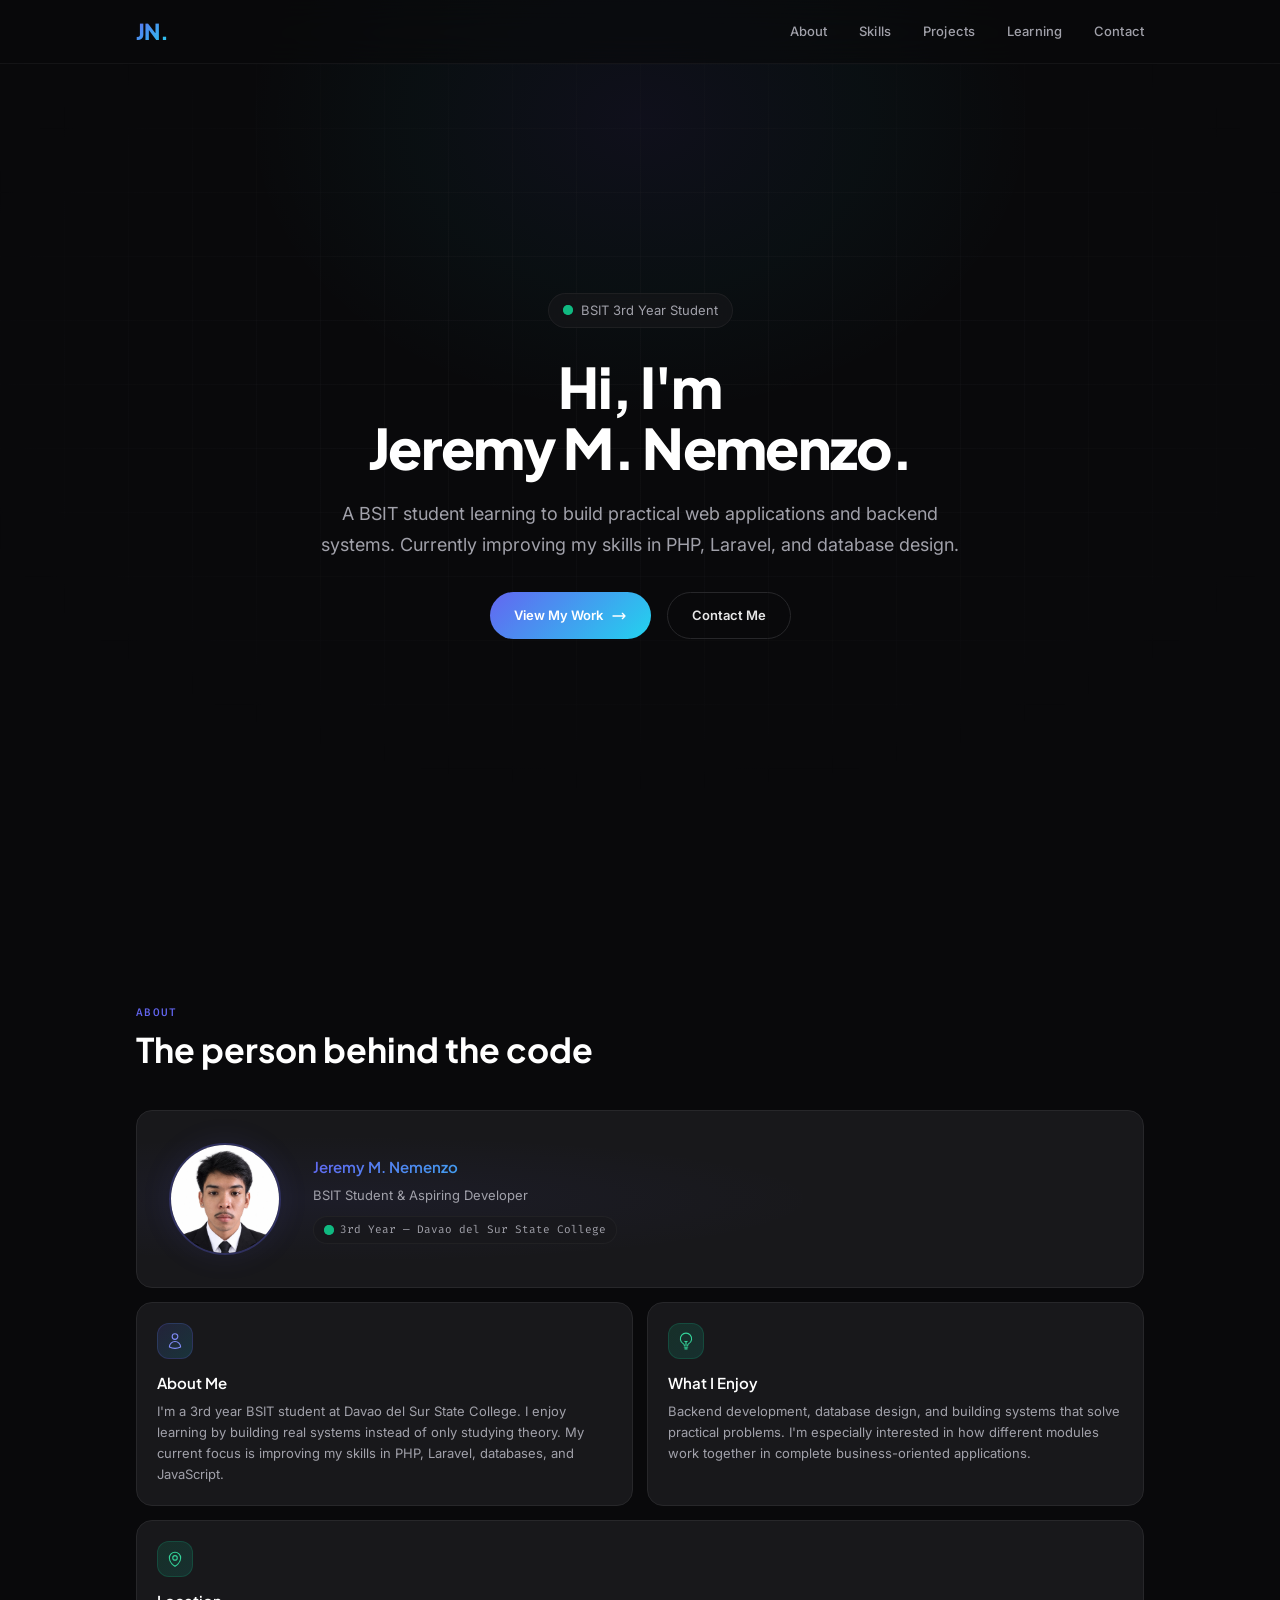
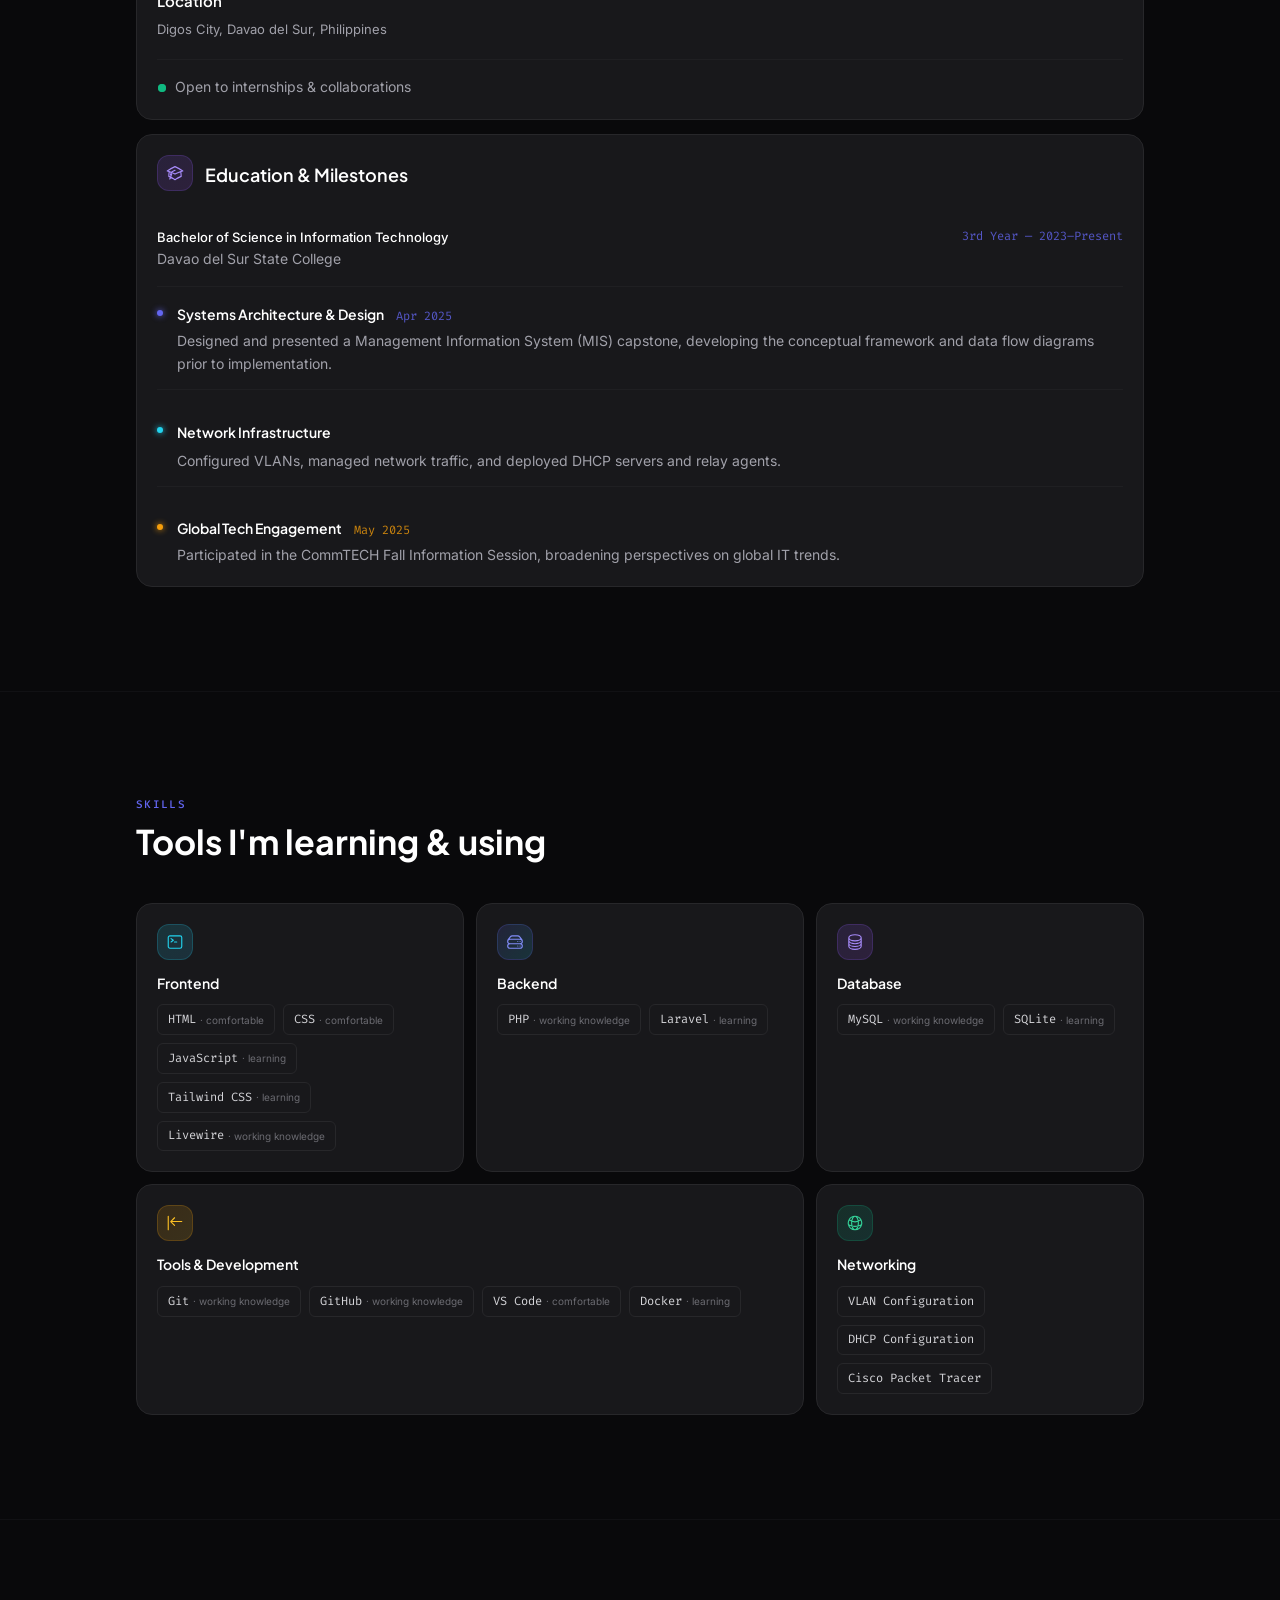
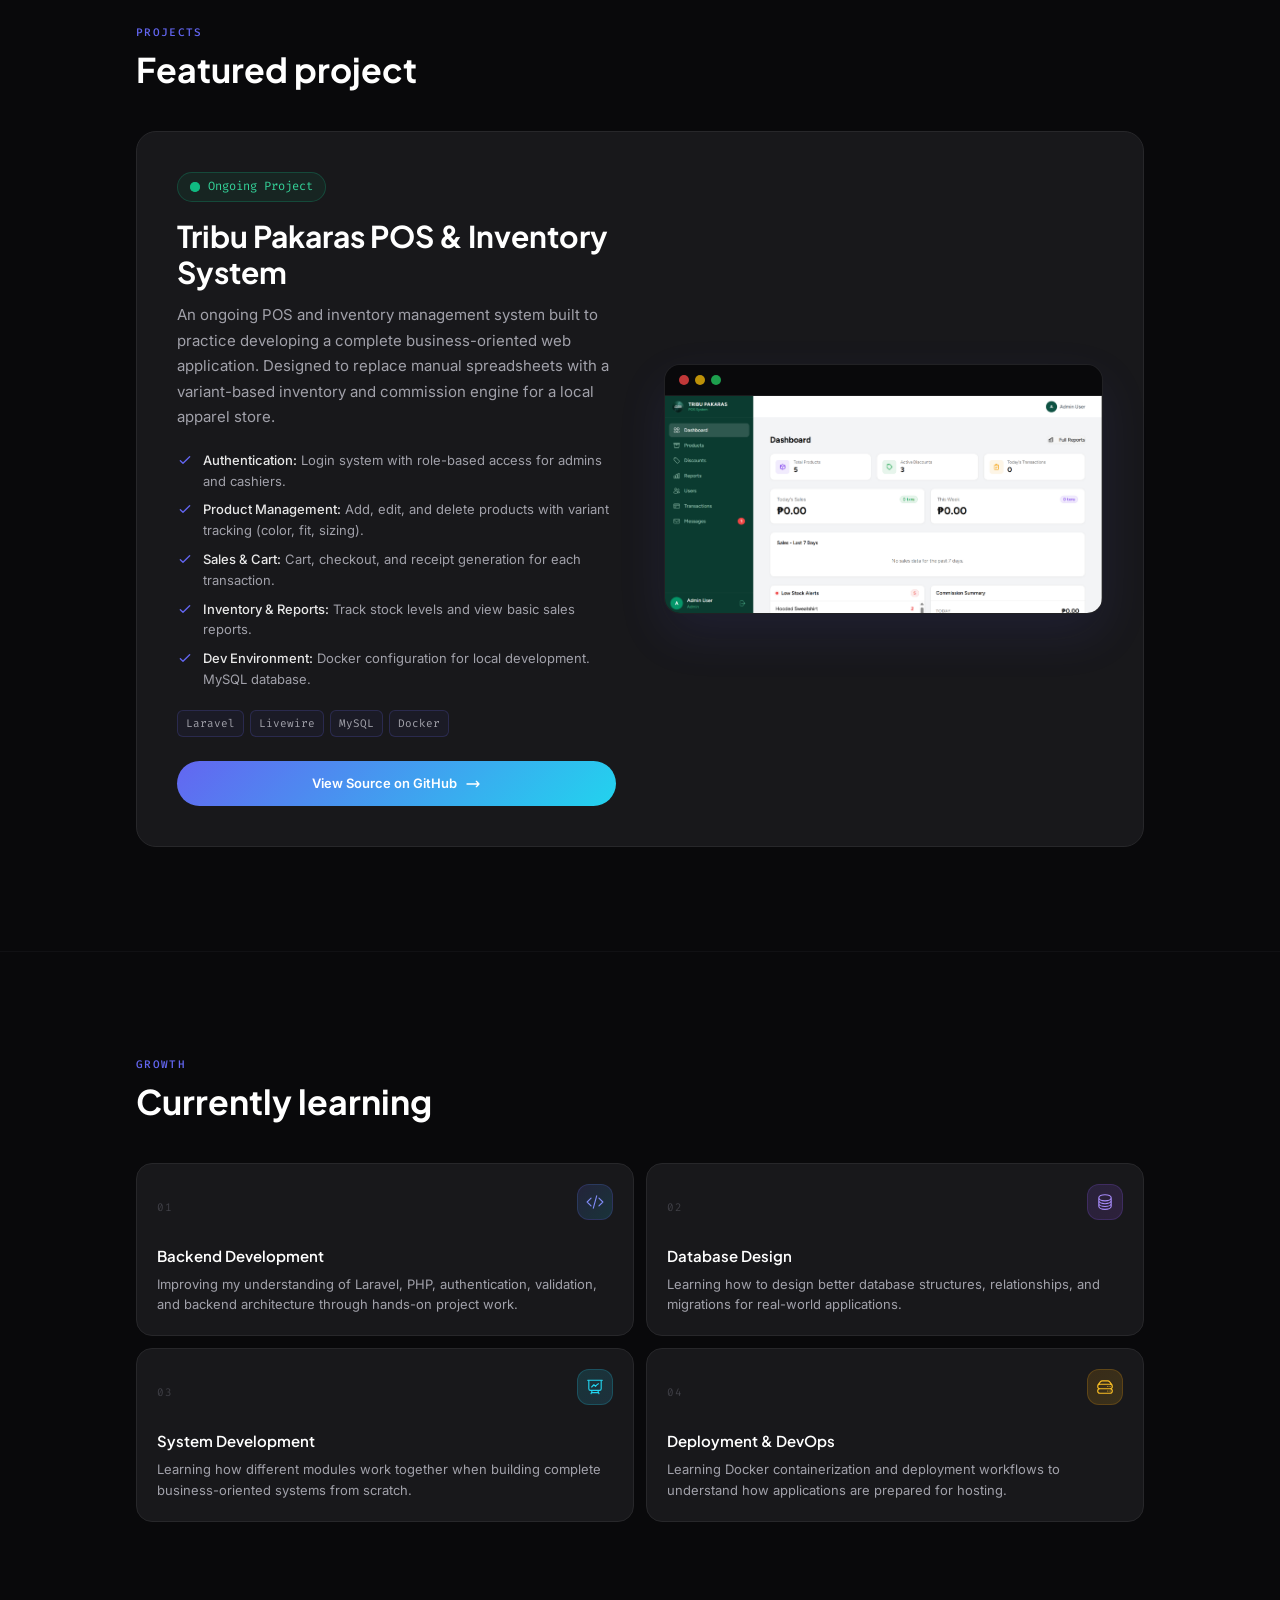
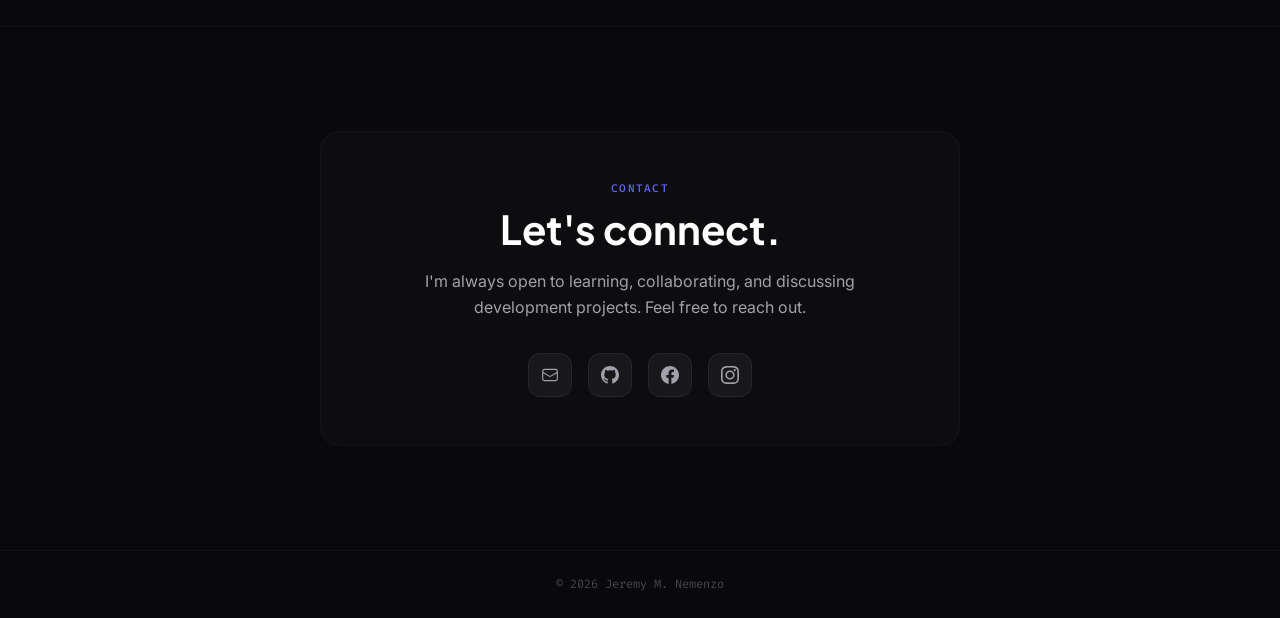
<file: index.html>
<!DOCTYPE html>
<html lang="en">
<head>
  <meta charset="UTF-8" />
  <meta name="viewport" content="width=device-width, initial-scale=1.0" />
  <title>Jeremy M. Nemenzo — Backend & Web Developer</title>
  <meta name="description" content="Portfolio of Jeremy M. Nemenzo — BSIT student learning to build web applications and backend systems." />
  <link rel="icon" href="data:image/svg+xml,<svg xmlns='http://www.w3.org/2000/svg' viewBox='0 0 100 100'><text y='.9em' font-size='90'>⚡</text></svg>" />

  <link rel="preconnect" href="https://fonts.googleapis.com" />
  <link rel="preconnect" href="https://fonts.gstatic.com" crossorigin />
  <link href="https://fonts.googleapis.com/css2?family=Fira+Code:wght@400;500&family=Inter:wght@400;500;600&family=Plus+Jakarta+Sans:wght@500;600;700;800&display=swap" rel="stylesheet" />

  <link rel="stylesheet" href="style.css" />
</head>
<body>

  <!-- ============================== NAVBAR ============================== -->
  <nav class="navbar" id="navbar">
    <div class="navbar-inner">
      <a href="#hero" class="navbar-logo gradient-text">JN.</a>

      <div class="navbar-links">
        <a href="#about" class="nav-link">About</a>
        <a href="#skills" class="nav-link">Skills</a>
        <a href="#projects" class="nav-link">Projects</a>
        <a href="#learning" class="nav-link">Learning</a>
        <a href="#contact" class="nav-link">Contact</a>
      </div>

      <button class="menu-toggle" id="menu-toggle" aria-label="Toggle menu" aria-expanded="false">
        <span class="menu-bar"></span>
        <span class="menu-bar"></span>
        <span class="menu-bar"></span>
      </button>
    </div>

    <div class="mobile-menu" id="mobile-menu">
      <div class="mobile-menu-links">
        <a href="#about" class="mobile-link">About</a>
        <a href="#skills" class="mobile-link">Skills</a>
        <a href="#projects" class="mobile-link">Projects</a>
        <a href="#learning" class="mobile-link">Learning</a>
        <a href="#contact" class="mobile-link">Contact</a>
      </div>
    </div>
  </nav>

  <main>
    <!-- ============================== HERO ============================== -->
    <section class="hero" id="hero">
      <div class="hero-glow" aria-hidden="true"></div>
      <div class="hero-grid" aria-hidden="true"></div>

      <div class="hero-content">
        <div class="reveal hero-badge">
          <span class="hero-badge-dot"></span>
          <span>BSIT 3rd Year Student</span>
        </div>

        <h1 class="reveal hero-title">
          Hi, I'm<br />Jeremy M. Nemenzo.
        </h1>

        <p class="reveal hero-subtitle">
          A BSIT student learning to build practical web applications and backend systems. Currently improving my skills in PHP, Laravel, and database design.
        </p>

        <div class="reveal hero-actions">
          <a href="#projects" class="btn-primary">
            View My Work
            <svg width="16" height="16" fill="none" viewBox="0 0 24 24" stroke="currentColor" stroke-width="2"><path stroke-linecap="round" stroke-linejoin="round" d="M17 8l4 4m0 0l-4 4m4-4H3"/></svg>
          </a>
          <a href="#contact" class="btn-secondary">Contact Me</a>
        </div>
      </div>
    </section>

    <!-- ============================== ABOUT ============================== -->
    <section class="section" id="about">
      <div class="container">
        <p class="reveal section-label">About</p>
        <h2 class="reveal section-title">The person behind the code</h2>

        <div class="bento-grid">
          <!-- Profile Card -->
          <div class="bento-card bento-wide reveal profile-card">
            <div class="profile-card-bg" aria-hidden="true"></div>
            <div class="profile-card-inner">
              <div class="profile-avatar">
                <img src="assets/profile.png.jpg" alt="Jeremy M. Nemenzo" class="profile-img" draggable="false" />
              </div>
              <div class="profile-info">
                <h3 class="gradient-text">Jeremy M. Nemenzo</h3>
                <p class="profile-role">BSIT Student &amp; Aspiring Developer</p>
                <div class="profile-badge">
                  <span class="hero-badge-dot"></span>
                  <span>3rd Year — Davao del Sur State College</span>
                </div>
              </div>
            </div>
          </div>

          <!-- About Me Card -->
          <div class="bento-card reveal">
            <div class="bento-icon indigo">
              <svg fill="none" viewBox="0 0 24 24" stroke="currentColor" stroke-width="1.5"><path stroke-linecap="round" stroke-linejoin="round" d="M15.75 6a3.75 3.75 0 11-7.5 0 3.75 3.75 0 017.5 0zM4.501 20.118a7.5 7.5 0 0114.998 0A17.933 17.933 0 0112 21.75c-2.676 0-5.216-.584-7.499-1.632z"/></svg>
            </div>
            <h3>About Me</h3>
            <p>I'm a 3rd year BSIT student at Davao del Sur State College. I enjoy learning by building real systems instead of only studying theory. My current focus is improving my skills in PHP, Laravel, databases, and JavaScript.</p>
          </div>

          <!-- Focus Card -->
          <div class="bento-card reveal">
            <div class="bento-icon emerald">
              <svg fill="none" viewBox="0 0 24 24" stroke="currentColor" stroke-width="1.5"><path stroke-linecap="round" stroke-linejoin="round" d="M12 18v-5.25m0 0a6.01 6.01 0 001.5-.189m-1.5.189a6.01 6.01 0 01-1.5-.189m3.75 7.478a12.06 12.06 0 01-4.5 0m3.75 2.383a14.406 14.406 0 01-3 0M14.25 18v-.192c0-.983.658-1.823 1.508-2.316a7.5 7.5 0 10-7.517 0c.85.493 1.509 1.333 1.509 2.316V18"/></svg>
            </div>
            <h3>What I Enjoy</h3>
            <p>Backend development, database design, and building systems that solve practical problems. I'm especially interested in how different modules work together in complete business-oriented applications.</p>
          </div>

          <!-- Location Card -->
          <div class="bento-card bento-wide reveal" style="display: flex; flex-direction: column; justify-content: space-between;">
            <div>
              <div class="bento-icon emerald">
                <svg fill="none" viewBox="0 0 24 24" stroke="currentColor" stroke-width="1.5"><path stroke-linecap="round" stroke-linejoin="round" d="M15 10.5a3 3 0 11-6 0 3 3 0 016 0z" /><path stroke-linecap="round" stroke-linejoin="round" d="M19.5 10.5c0 7.142-7.5 11.25-7.5 11.25S4.5 17.642 4.5 10.5a7.5 7.5 0 1115 0z" /></svg>
              </div>
              <h3>Location</h3>
              <p>Digos City, Davao del Sur, Philippines</p>
            </div>
            <div style="margin-top: 1.25rem; padding-top: 1rem; border-top: 1px solid rgba(39, 39, 42, 0.5);">
              <div style="display: flex; align-items: center; gap: 0.5rem;">
                <span class="hero-badge-dot" style="transform: scale(0.8);"></span>
                <span style="font-size: 0.875rem; color: var(--color-muted);">Open to internships &amp; collaborations</span>
              </div>
            </div>
          </div>

          <!-- Education Card -->
          <div class="bento-card bento-wide reveal">
            <div style="display: flex; align-items: center; gap: 0.75rem; margin-bottom: 1.5rem;">
              <div class="bento-icon violet">
                <svg fill="none" viewBox="0 0 24 24" stroke="currentColor" stroke-width="1.5"><path stroke-linecap="round" stroke-linejoin="round" d="M4.26 10.147a60.436 60.436 0 00-.491 6.347A48.627 48.627 0 0112 20.904a48.627 48.627 0 018.232-4.41 60.46 60.46 0 00-.491-6.347m-15.482 0a50.57 50.57 0 00-2.658-.813A59.905 59.905 0 0112 3.493a59.902 59.902 0 0110.399 5.84c-.896.248-1.783.52-2.658.814m-15.482 0A50.697 50.697 0 0112 13.489a50.702 50.702 0 017.74-3.342M6.75 15a.75.75 0 100-1.5.75.75 0 000 1.5zm0 0v-3.675A55.378 55.378 0 0112 8.443m-7.007 11.55A5.981 5.981 0 006.75 15.75v-1.5"/></svg>
              </div>
              <h3 style="font-size: 1.125rem;">Education &amp; Milestones</h3>
            </div>

            <div style="display: flex; flex-direction: column; gap: 1rem;">
              <div style="display: flex; justify-content: space-between; align-items: flex-start; flex-wrap: wrap; gap: 0.5rem;">
                <div>
                  <p style="color: var(--color-white); font-weight: 500;">Bachelor of Science in Information Technology</p>
                  <p style="color: var(--color-muted); font-size: 0.875rem;">Davao del Sur State College</p>
                </div>
                <span class="font-code" style="font-size: 0.75rem; color: var(--color-indigo); opacity: 0.8;">3rd Year — 2023–Present</span>
              </div>

              <div class="milestone-item" style="border-top: 1px solid rgba(39, 39, 42, 0.5); padding-top: 1rem;">
                <div class="milestone-marker" style="background: #6366f1; color: #6366f1;"></div>
                <div>
                  <div style="display: flex; flex-wrap: wrap; align-items: baseline; gap: 0.75rem; margin-bottom: 0.25rem;">
                    <span style="font-family: var(--font-heading); font-weight: 600; font-size: 0.875rem; color: var(--color-white);">Systems Architecture &amp; Design</span>
                    <span class="font-code" style="font-size: 0.75rem; color: var(--color-indigo); opacity: 0.8;">Apr 2025</span>
                  </div>
                  <p style="font-size: 0.875rem; color: var(--color-muted); line-height: 1.6;">Designed and presented a Management Information System (MIS) capstone, developing the conceptual framework and data flow diagrams prior to implementation.</p>
                </div>
              </div>

              <div class="milestone-item">
                <div class="milestone-marker" style="background: #22d3ee; color: #22d3ee;"></div>
                <div>
                  <span style="font-family: var(--font-heading); font-weight: 600; font-size: 0.875rem; color: var(--color-white);">Network Infrastructure</span>
                  <p style="font-size: 0.875rem; color: var(--color-muted); line-height: 1.6; margin-top: 0.25rem;">Configured VLANs, managed network traffic, and deployed DHCP servers and relay agents.</p>
                </div>
              </div>

              <div class="milestone-item" style="border-bottom: none; padding-bottom: 0;">
                <div class="milestone-marker" style="background: #f59e0b; color: #f59e0b;"></div>
                <div>
                  <div style="display: flex; flex-wrap: wrap; align-items: baseline; gap: 0.75rem; margin-bottom: 0.25rem;">
                    <span style="font-family: var(--font-heading); font-weight: 600; font-size: 0.875rem; color: var(--color-white);">Global Tech Engagement</span>
                    <span class="font-code" style="font-size: 0.75rem; color: var(--color-amber, #f59e0b); opacity: 0.8;">May 2025</span>
                  </div>
                  <p style="font-size: 0.875rem; color: var(--color-muted); line-height: 1.6;">Participated in the CommTECH Fall Information Session, broadening perspectives on global IT trends.</p>
                </div>
              </div>
            </div>
          </div>
        </div>
      </div>
    </section>

    <!-- ============================== SKILLS ============================== -->
    <section class="section" id="skills">
      <div class="container">
        <p class="reveal section-label">Skills</p>
        <h2 class="reveal section-title">Tools I'm learning &amp; using</h2>

        <div class="skills-grid">
          <!-- Frontend -->
          <div class="skill-category reveal">
            <div class="bento-icon cyan">
              <svg fill="none" viewBox="0 0 24 24" stroke="currentColor" stroke-width="1.5"><path stroke-linecap="round" stroke-linejoin="round" d="M6.75 7.5l3 2.25-3 2.25m4.5 0h3m-9 8.25h13.5A2.25 2.25 0 0021 18V6a2.25 2.25 0 00-2.25-2.25H5.25A2.25 2.25 0 003 6v12a2.25 2.25 0 002.25 2.25z"/></svg>
            </div>
            <h3>Frontend</h3>
            <div class="skill-list">
              <span class="skill-chip">HTML <span class="level">· comfortable</span></span>
              <span class="skill-chip">CSS <span class="level">· comfortable</span></span>
              <span class="skill-chip">JavaScript <span class="level">· learning</span></span>
              <span class="skill-chip">Tailwind CSS <span class="level">· learning</span></span>
              <span class="skill-chip">Livewire <span class="level">· working knowledge</span></span>
            </div>
          </div>

          <!-- Backend -->
          <div class="skill-category reveal">
            <div class="bento-icon indigo">
              <svg fill="none" viewBox="0 0 24 24" stroke="currentColor" stroke-width="1.5"><path stroke-linecap="round" stroke-linejoin="round" d="M5.25 14.25h13.5m-13.5 0a3 3 0 01-3-3m3 3a3 3 0 100 6h13.5a3 3 0 100-6m-16.5-3a3 3 0 013-3h13.5a3 3 0 013 3m-19.5 0a4.5 4.5 0 01.9-2.7L5.737 5.1a3.375 3.375 0 012.7-1.35h7.126c1.062 0 2.062.5 2.7 1.35l2.587 3.45a4.5 4.5 0 01.9 2.7m0 0a3 3 0 01-3 3m0 3h.008v.008h-.008v-.008zm0-6h.008v.008h-.008v-.008zm-3 6h.008v.008h-.008v-.008zm0-6h.008v.008h-.008v-.008z"/></svg>
            </div>
            <h3>Backend</h3>
            <div class="skill-list">
              <span class="skill-chip">PHP <span class="level">· working knowledge</span></span>
              <span class="skill-chip">Laravel <span class="level">· learning</span></span>
            </div>
          </div>

          <!-- Database -->
          <div class="skill-category reveal">
            <div class="bento-icon violet">
              <svg fill="none" viewBox="0 0 24 24" stroke="currentColor" stroke-width="1.5"><path stroke-linecap="round" stroke-linejoin="round" d="M20.25 6.375c0 2.278-3.694 4.125-8.25 4.125S3.75 8.653 3.75 6.375m16.5 0c0-2.278-3.694-4.125-8.25-4.125S3.75 4.097 3.75 6.375m16.5 0v11.25c0 2.278-3.694 4.125-8.25 4.125s-8.25-1.847-8.25-4.125V6.375m16.5 0v3.75m-16.5-3.75v3.75m16.5 0v3.75C20.25 16.153 16.556 18 12 18s-8.25-1.847-8.25-4.125v-3.75m16.5 0c0 2.278-3.694 4.125-8.25 4.125s-8.25-1.847-8.25-4.125"/></svg>
            </div>
            <h3>Database</h3>
            <div class="skill-list">
              <span class="skill-chip">MySQL <span class="level">· working knowledge</span></span>
              <span class="skill-chip">SQLite <span class="level">· learning</span></span>
            </div>
          </div>

          <!-- Tools -->
          <div class="skill-category skill-wide reveal">
            <div class="bento-icon amber">
              <svg fill="none" viewBox="0 0 24 24" stroke="currentColor" stroke-width="1.5"><path stroke-linecap="round" stroke-linejoin="round" d="M11.42 15.17l-5.1-5.1m0 0L11.42 4.97m-5.1 5.1H21M3 3v18"/></svg>
            </div>
            <h3>Tools &amp; Development</h3>
            <div class="skill-list">
              <span class="skill-chip">Git <span class="level">· working knowledge</span></span>
              <span class="skill-chip">GitHub <span class="level">· working knowledge</span></span>
              <span class="skill-chip">VS Code <span class="level">· comfortable</span></span>
              <span class="skill-chip">Docker <span class="level">· learning</span></span>
            </div>
          </div>

          <!-- Networking -->
          <div class="skill-category reveal">
            <div class="bento-icon emerald">
              <svg fill="none" viewBox="0 0 24 24" stroke="currentColor" stroke-width="1.5"><path stroke-linecap="round" stroke-linejoin="round" d="M12 21a9.004 9.004 0 008.716-6.747M12 21a9.004 9.004 0 01-8.716-6.747M12 21c2.485 0 4.5-4.03 4.5-9S14.485 3 12 3m0 18c-2.485 0-4.5-4.03-4.5-9S9.515 3 12 3m0 0a8.997 8.997 0 017.843 4.582M12 3a8.997 8.997 0 00-7.843 4.582m15.686 0A11.953 11.953 0 0112 10.5c-2.998 0-5.74-1.1-7.843-2.918m15.686 0A8.959 8.959 0 0121 12c0 .778-.099 1.533-.284 2.253m0 0A17.919 17.919 0 0112 16.5c-3.162 0-6.133-.815-8.716-2.247m0 0A9.015 9.015 0 013 12c0-1.605.42-3.113 1.157-4.418"/></svg>
            </div>
            <h3>Networking</h3>
            <div class="skill-list">
              <span class="skill-chip">VLAN Configuration</span>
              <span class="skill-chip">DHCP Configuration</span>
              <span class="skill-chip">Cisco Packet Tracer</span>
            </div>
          </div>
        </div>
      </div>
    </section>

    <!-- ============================== PROJECTS ============================== -->
    <section class="section" id="projects">
      <div class="container">
        <p class="reveal section-label">Projects</p>
        <h2 class="reveal section-title">Featured project</h2>

        <div class="reveal project-card">
          <div class="project-grid">
            <!-- Left — Content -->
            <div class="project-info">
              <div class="project-badge">
                <span class="hero-badge-dot"></span>
                <span>Ongoing Project</span>
              </div>
              <h3 class="project-title">Tribu Pakaras POS &amp; Inventory System</h3>
              <p class="project-desc">
                An ongoing POS and inventory management system built to practice developing a complete business-oriented web application. Designed to replace manual spreadsheets with a variant-based inventory and commission engine for a local apparel store.
              </p>

              <div class="project-features">
                <div class="project-feature">
                  <svg fill="none" viewBox="0 0 24 24" stroke="currentColor" stroke-width="2"><path stroke-linecap="round" stroke-linejoin="round" d="M5 13l4 4L19 7"/></svg>
                  <span><strong>Authentication:</strong> Login system with role-based access for admins and cashiers.</span>
                </div>
                <div class="project-feature">
                  <svg fill="none" viewBox="0 0 24 24" stroke="currentColor" stroke-width="2"><path stroke-linecap="round" stroke-linejoin="round" d="M5 13l4 4L19 7"/></svg>
                  <span><strong>Product Management:</strong> Add, edit, and delete products with variant tracking (color, fit, sizing).</span>
                </div>
                <div class="project-feature">
                  <svg fill="none" viewBox="0 0 24 24" stroke="currentColor" stroke-width="2"><path stroke-linecap="round" stroke-linejoin="round" d="M5 13l4 4L19 7"/></svg>
                  <span><strong>Sales &amp; Cart:</strong> Cart, checkout, and receipt generation for each transaction.</span>
                </div>
                <div class="project-feature">
                  <svg fill="none" viewBox="0 0 24 24" stroke="currentColor" stroke-width="2"><path stroke-linecap="round" stroke-linejoin="round" d="M5 13l4 4L19 7"/></svg>
                  <span><strong>Inventory &amp; Reports:</strong> Track stock levels and view basic sales reports.</span>
                </div>
                <div class="project-feature">
                  <svg fill="none" viewBox="0 0 24 24" stroke="currentColor" stroke-width="2"><path stroke-linecap="round" stroke-linejoin="round" d="M5 13l4 4L19 7"/></svg>
                  <span><strong>Dev Environment:</strong> Docker configuration for local development. MySQL database.</span>
                </div>
              </div>

              <div class="project-tags">
                <span class="project-tag">Laravel</span>
                <span class="project-tag">Livewire</span>
                <span class="project-tag">MySQL</span>
                <span class="project-tag">Docker</span>
              </div>

              <a href="https://github.com/notjer00/pos-system" target="_blank" rel="noopener noreferrer" class="project-cta">
                View Source on GitHub
                <svg width="16" height="16" fill="none" viewBox="0 0 24 24" stroke="currentColor" stroke-width="2"><path stroke-linecap="round" stroke-linejoin="round" d="M17 8l4 4m0 0l-4 4m4-4H3"/></svg>
              </a>
            </div>

            <!-- Right — Browser Mockup -->
            <div style="display: flex; align-items: center; justify-content: center;">
              <div class="browser-mockup" style="width: 100%; box-shadow: 0 20px 50px rgba(99, 102, 241, 0.1);">
                <div class="browser-header">
                  <span class="browser-dot" style="background: rgba(239, 68, 68, 0.8);"></span>
                  <span class="browser-dot" style="background: rgba(234, 179, 8, 0.8);"></span>
                  <span class="browser-dot" style="background: rgba(34, 197, 94, 0.8);"></span>
                </div>
                <img src="assets/pos-mockup.png" alt="Tribu Pakaras POS Dashboard" style="width: 100%; height: auto; object-fit: cover;" />
              </div>
            </div>
          </div>
        </div>
      </div>
    </section>

    <!-- ============================== CURRENTLY LEARNING ============================== -->
    <section class="section" id="learning">
      <div class="container">
        <p class="reveal section-label">Growth</p>
        <h2 class="reveal section-title">Currently learning</h2>

        <div class="learning-grid">
          <!-- Backend Development -->
          <div class="learning-card reveal">
            <div class="learning-card-head">
              <span class="learning-num">01</span>
              <div class="bento-icon indigo">
                <svg fill="none" viewBox="0 0 24 24" stroke="currentColor" stroke-width="1.5"><path stroke-linecap="round" stroke-linejoin="round" d="M17.25 6.75L22.5 12l-5.25 5.25m-10.5 0L1.5 12l5.25-5.25m7.5-3l-4.5 16.5"/></svg>
              </div>
            </div>
            <h3>Backend Development</h3>
            <p>Improving my understanding of Laravel, PHP, authentication, validation, and backend architecture through hands-on project work.</p>
          </div>

          <!-- Database Design -->
          <div class="learning-card reveal">
            <div class="learning-card-head">
              <span class="learning-num">02</span>
              <div class="bento-icon violet">
                <svg fill="none" viewBox="0 0 24 24" stroke="currentColor" stroke-width="1.5"><path stroke-linecap="round" stroke-linejoin="round" d="M20.25 6.375c0 2.278-3.694 4.125-8.25 4.125S3.75 8.653 3.75 6.375m16.5 0c0-2.278-3.694-4.125-8.25-4.125S3.75 4.097 3.75 6.375m16.5 0v11.25c0 2.278-3.694 4.125-8.25 4.125s-8.25-1.847-8.25-4.125V6.375m16.5 0v3.75m-16.5-3.75v3.75m16.5 0v3.75C20.25 16.153 16.556 18 12 18s-8.25-1.847-8.25-4.125v-3.75m16.5 0c0 2.278-3.694 4.125-8.25 4.125s-8.25-1.847-8.25-4.125"/></svg>
              </div>
            </div>
            <h3>Database Design</h3>
            <p>Learning how to design better database structures, relationships, and migrations for real-world applications.</p>
          </div>

          <!-- System Development -->
          <div class="learning-card reveal">
            <div class="learning-card-head">
              <span class="learning-num">03</span>
              <div class="bento-icon cyan">
                <svg fill="none" viewBox="0 0 24 24" stroke="currentColor" stroke-width="1.5"><path stroke-linecap="round" stroke-linejoin="round" d="M3.75 3v11.25A2.25 2.25 0 006 16.5h2.25M3.75 3h-1.5m1.5 0h16.5m0 0h1.5m-1.5 0v11.25A2.25 2.25 0 0118 16.5h-2.25m-7.5 0h7.5m-7.5 0l-1 3m8.5-3l1 3m0 0l.5 1.5m-.5-1.5h-9.5m0 0l-.5 1.5m.75-9l3-3 2.148 2.148A12.061 12.061 0 0116.5 7.605"/></svg>
              </div>
            </div>
            <h3>System Development</h3>
            <p>Learning how different modules work together when building complete business-oriented systems from scratch.</p>
          </div>

          <!-- Deployment & DevOps -->
          <div class="learning-card reveal">
            <div class="learning-card-head">
              <span class="learning-num">04</span>
              <div class="bento-icon amber">
                <svg fill="none" viewBox="0 0 24 24" stroke="currentColor" stroke-width="1.5"><path stroke-linecap="round" stroke-linejoin="round" d="M5.25 14.25h13.5m-13.5 0a3 3 0 01-3-3m3 3a3 3 0 100 6h13.5a3 3 0 100-6m-16.5-3a3 3 0 013-3h13.5a3 3 0 013 3m-19.5 0a4.5 4.5 0 01.9-2.7L5.737 5.1a3.375 3.375 0 012.7-1.35h7.126c1.062 0 2.062.5 2.7 1.35l2.587 3.45a4.5 4.5 0 01.9 2.7m0 0a3 3 0 01-3 3m0 3h.008v.008h-.008v-.008zm0-6h.008v.008h-.008v-.008zm-3 6h.008v.008h-.008v-.008zm0-6h.008v.008h-.008v-.008z"/></svg>
              </div>
            </div>
            <h3>Deployment &amp; DevOps</h3>
            <p>Learning Docker containerization and deployment workflows to understand how applications are prepared for hosting.</p>
          </div>
        </div>
      </div>
    </section>

    <!-- ============================== CONTACT ============================== -->
    <section class="section" id="contact">
      <div class="container">
        <div class="contact-content">
          <p class="reveal section-label">Contact</p>
          <h2 class="reveal contact-title">
            Let's connect.
          </h2>
          <p class="reveal contact-desc">
            I'm always open to learning, collaborating, and discussing development projects. Feel free to reach out.
          </p>

          <div class="reveal social-links">
            <a href="mailto:nemenzojeremyy@gmail.com" aria-label="Email Jeremy" class="social-link">
              <svg fill="none" viewBox="0 0 24 24" stroke="currentColor" stroke-width="1.5"><path stroke-linecap="round" stroke-linejoin="round" d="M21.75 6.75v10.5a2.25 2.25 0 01-2.25 2.25h-15a2.25 2.25 0 01-2.25-2.25V6.75m19.5 0A2.25 2.25 0 0019.5 4.5h-15a2.25 2.25 0 00-2.25 2.25m19.5 0v.243a2.25 2.25 0 01-1.07 1.916l-7.5 4.615a2.25 2.25 0 01-2.36 0L3.32 8.91a2.25 2.25 0 01-1.07-1.916V6.75"/></svg>
            </a>
            <a href="https://github.com/notjer00" target="_blank" rel="noopener noreferrer" aria-label="GitHub profile" class="social-link">
              <svg fill="currentColor" viewBox="0 0 24 24"><path d="M12 0C5.374 0 0 5.373 0 12c0 5.302 3.438 9.8 8.207 11.387.599.111.793-.261.793-.577v-2.234c-3.338.726-4.033-1.416-4.033-1.416-.546-1.387-1.333-1.756-1.333-1.756-1.089-.745.083-.729.083-.729 1.205.084 1.839 1.237 1.839 1.237 1.07 1.834 2.807 1.304 3.492.997.107-.775.418-1.305.762-1.604-2.665-.305-5.467-1.334-5.467-5.931 0-1.311.469-2.381 1.236-3.221-.124-.303-.535-1.524.117-3.176 0 0 1.008-.322 3.301 1.23A11.509 11.509 0 0112 5.803c1.02.005 2.047.138 3.006.404 2.291-1.552 3.297-1.23 3.297-1.23.653 1.653.242 2.874.118 3.176.77.84 1.235 1.911 1.235 3.221 0 4.609-2.807 5.624-5.479 5.921.43.372.823 1.102.823 2.222v3.293c0 .319.192.694.801.576C20.566 21.797 24 17.3 24 12c0-6.627-5.373-12-12-12z"/></svg>
            </a>
            <a href="https://www.facebook.com/jeremy.nemenzo.16" target="_blank" rel="noopener noreferrer" aria-label="Facebook profile" class="social-link">
              <svg fill="currentColor" viewBox="0 0 24 24"><path d="M24 12.073c0-6.627-5.373-12-12-12s-12 5.373-12 12c0 5.99 4.388 10.954 10.125 11.854v-8.385H7.078v-3.47h3.047V9.43c0-3.007 1.792-4.669 4.533-4.669 1.312 0 2.686.235 2.686.235v2.953H15.83c-1.491 0-1.956.925-1.956 1.874v2.25h3.328l-.532 3.47h-2.796v8.385C19.612 23.027 24 18.062 24 12.073z"/></svg>
            </a>
            <a href="https://www.instagram.com/jeremynemenzo/?hl=en" target="_blank" rel="noopener noreferrer" aria-label="Instagram profile" class="social-link">
              <svg fill="currentColor" viewBox="0 0 24 24"><path d="M12 2.163c3.204 0 3.584.012 4.85.07 3.252.148 4.771 1.691 4.919 4.919.058 1.265.069 1.645.069 4.849 0 3.205-.012 3.584-.069 4.849-.149 3.225-1.664 4.771-4.919 4.919-1.266.058-1.644.07-4.85.07-3.204 0-3.584-.012-4.849-.07-3.26-.149-4.771-1.699-4.919-4.92-.058-1.265-.07-1.644-.07-4.849 0-3.204.013-3.583.07-4.849.149-3.227 1.664-4.771 4.919-4.919 1.266-.057 1.645-.069 4.849-.069zM12 0C8.741 0 8.333.014 7.053.072 2.695.272.273 2.69.073 7.052.014 8.333 0 8.741 0 12c0 3.259.014 3.668.072 4.948.2 4.358 2.618 6.78 6.98 6.98C8.333 23.986 8.741 24 12 24c3.259 0 3.668-.014 4.948-.072 4.354-.2 6.782-2.618 6.979-6.98.059-1.28.073-1.689.073-4.948 0-3.259-.014-3.667-.072-4.947-.196-4.354-2.617-6.78-6.979-6.98C15.668.014 15.259 0 12 0zm0 5.838a6.162 6.162 0 100 12.324 6.162 6.162 0 000-12.324zM12 16a4 4 0 110-8 4 4 0 010 8zm6.406-11.845a1.44 1.44 0 100 2.881 1.44 1.44 0 000-2.881z"/></svg>
            </a>
          </div>
        </div>
      </div>
    </section>
  </main>

  <!-- ============================== FOOTER ============================== -->
  <footer class="footer">
    <p>&copy; 2026 Jeremy M. Nemenzo</p>
  </footer>

  <script src="script.js"></script>
</body>
</html>
</file>
<file: style.css>
/* ========================================
   CSS VARIABLES
   ======================================== */
:root {
  --color-deep: #09090b;
  --color-surface: #18181b;
  --color-surface-light: #1e1e22;
  --color-border: #27272a;
  --color-border-light: #3f3f46;
  --color-muted: #a1a1aa;
  --color-muted-dim: rgba(161, 161, 170, 0.4);
  --color-white: #ffffff;
  --color-white-soft: rgba(255, 255, 255, 0.9);
  --color-indigo: #6366f1;
  --color-indigo-dim: rgba(99, 102, 241, 0.15);
  --color-cyan: #22d3ee;
  --color-emerald: #10b981;

  --font-heading: 'Plus Jakarta Sans', system-ui, sans-serif;
  --font-body: 'Inter', system-ui, sans-serif;
  --font-code: 'Fira Code', monospace;

  --radius-sm: 0.375rem;
  --radius-md: 0.75rem;
  --radius-lg: 1rem;
  --radius-xl: 1.25rem;
  --radius-full: 9999px;

  --shadow-card: 0 1px 3px rgba(0, 0, 0, 0.3);
  --shadow-card-hover: 0 8px 24px rgba(99, 102, 241, 0.06);
}

/* ========================================
   RESET & BASE
   ======================================== */
*,
*::before,
*::after {
  margin: 0;
  padding: 0;
  box-sizing: border-box;
}

html {
  scroll-behavior: smooth;
}

body {
  font-family: var(--font-body);
  background-color: var(--color-deep);
  color: var(--color-white);
  line-height: 1.6;
  -webkit-font-smoothing: antialiased;
  -moz-osx-font-smoothing: grayscale;
  overflow-x: hidden;
}

a {
  color: inherit;
  text-decoration: none;
}

ul, ol {
  list-style: none;
}

img {
  display: block;
  max-width: 100%;
}

button {
  font: inherit;
  border: none;
  background: none;
  color: inherit;
  cursor: pointer;
}

/* ========================================
   CUSTOM SCROLLBAR
   ======================================== */
::-webkit-scrollbar {
  width: 5px;
}

::-webkit-scrollbar-track {
  background: var(--color-deep);
}

::-webkit-scrollbar-thumb {
  background: var(--color-border);
  border-radius: 2px;
}

::-webkit-scrollbar-thumb:hover {
  background: var(--color-border-light);
}

* {
  scrollbar-width: thin;
  scrollbar-color: var(--color-border) var(--color-deep);
}

/* ========================================
   FOCUS STATES
   ======================================== */
:focus-visible {
  outline: 2px solid var(--color-indigo);
  outline-offset: 2px;
}

/* ========================================
   SELECTION
   ======================================== */
::selection {
  background: rgba(99, 102, 241, 0.25);
  color: var(--color-white);
}

/* ========================================
   TYPOGRAPHY
   ======================================== */
.font-heading {
  font-family: var(--font-heading);
}

.font-code {
  font-family: var(--font-code);
}

.gradient-text {
  background: linear-gradient(135deg, var(--color-indigo) 0%, var(--color-cyan) 100%);
  -webkit-background-clip: text;
  -webkit-text-fill-color: transparent;
  background-clip: text;
}

/* ========================================
   CONTAINER
   ======================================== */
.container {
  width: 100%;
  max-width: 66rem;
  margin-left: auto;
  margin-right: auto;
  padding-left: 1.5rem;
  padding-right: 1.5rem;
}

/* ========================================
   SECTION
   ======================================== */
.section {
  padding-top: 5rem;
  padding-bottom: 5rem;
}

.section + .section {
  border-top: 1px solid rgba(39, 39, 42, 0.3);
}

@media (min-width: 640px) {
  .section {
    padding-top: 6.5rem;
    padding-bottom: 6.5rem;
  }
}

/* ========================================
   SECTION HEADER
   ======================================== */
.section-label {
  font-family: var(--font-code);
  font-size: 0.6875rem;
  font-weight: 500;
  letter-spacing: 0.12em;
  text-transform: uppercase;
  color: var(--color-indigo);
  margin-bottom: 0.5rem;
}

.section-title {
  font-family: var(--font-heading);
  font-weight: 700;
  font-size: 1.75rem;
  line-height: 1.2;
  margin-bottom: 2.5rem;
}

@media (min-width: 640px) {
  .section-title {
    font-size: 2.125rem;
  }
}

/* ========================================
   NAVBAR — GLASSMORPHISM
   ======================================== */
.navbar {
  position: fixed;
  top: 0;
  left: 0;
  right: 0;
  z-index: 50;
  background: rgba(9, 9, 11, 0.6);
  backdrop-filter: blur(16px);
  -webkit-backdrop-filter: blur(16px);
  border-bottom: 1px solid rgba(39, 39, 42, 0.4);
  transition: background 0.3s ease, border-color 0.3s ease;
}

.navbar.scrolled {
  background: rgba(9, 9, 11, 0.88);
  border-bottom-color: rgba(39, 39, 42, 0.6);
}

.navbar-inner {
  max-width: 66rem;
  margin-left: auto;
  margin-right: auto;
  display: flex;
  align-items: center;
  justify-content: space-between;
  padding: 0.875rem 1.5rem;
}

.navbar-logo {
  font-family: var(--font-heading);
  font-weight: 800;
  font-size: 1.375rem;
  letter-spacing: -0.025em;
}

.navbar-links {
  display: none;
  align-items: center;
  gap: 2rem;
}

@media (min-width: 768px) {
  .navbar-links {
    display: flex;
  }
}

.nav-link {
  position: relative;
  font-size: 0.8125rem;
  font-weight: 500;
  color: var(--color-muted);
  transition: color 0.2s ease;
  letter-spacing: 0.01em;
}

.nav-link:hover {
  color: var(--color-white);
}

.nav-link::after {
  content: '';
  position: absolute;
  bottom: -4px;
  left: 0;
  width: 0;
  height: 1.5px;
  background: linear-gradient(135deg, var(--color-indigo), var(--color-cyan));
  border-radius: 1px;
  transition: width 0.2s ease;
}

.nav-link:hover::after,
.nav-link.active::after {
  width: 100%;
}

.nav-link.active {
  color: var(--color-white);
}

/* ========================================
   MOBILE MENU
   ======================================== */
.menu-toggle {
  display: flex;
  flex-direction: column;
  gap: 0.375rem;
  padding: 0.5rem;
}

@media (min-width: 768px) {
  .menu-toggle {
    display: none;
  }
}

.menu-bar {
  display: block;
  height: 2px;
  width: 1.5rem;
  background-color: var(--color-white);
  border-radius: 1px;
  transition: all 0.3s ease;
}

.menu-toggle.open .menu-bar:nth-child(1) {
  transform: rotate(45deg) translate(4px, 4px);
}

.menu-toggle.open .menu-bar:nth-child(2) {
  opacity: 0;
  transform: scaleX(0);
}

.menu-toggle.open .menu-bar:nth-child(3) {
  width: 1.5rem;
  transform: rotate(-45deg) translate(4px, -4px);
}

.mobile-menu {
  display: none;
  border-top: 1px solid rgba(39, 39, 42, 0.5);
  background: rgba(9, 9, 11, 0.95);
  backdrop-filter: blur(16px);
  -webkit-backdrop-filter: blur(16px);
}

.mobile-menu.open {
  display: block;
}

.mobile-menu-links {
  display: flex;
  flex-direction: column;
  padding: 1.25rem 1.5rem;
  gap: 1rem;
}

.mobile-link {
  font-size: 0.9375rem;
  color: var(--color-muted);
  transition: color 0.2s ease;
}

.mobile-link:hover {
  color: var(--color-white);
}

@media (min-width: 768px) {
  .mobile-menu {
    display: none !important;
  }
}

/* ========================================
   HERO
   ======================================== */
.hero {
  position: relative;
  min-height: 100vh;
  display: flex;
  align-items: center;
  justify-content: center;
  padding: 7rem 1.5rem 5rem;
  overflow: hidden;
}

.hero-glow {
  position: absolute;
  top: -20%;
  left: 50%;
  transform: translateX(-50%);
  width: 800px;
  height: 600px;
  background: radial-gradient(ellipse, rgba(99, 102, 241, 0.07) 0%, rgba(34, 211, 238, 0.03) 40%, transparent 70%);
  pointer-events: none;
}

.hero-grid {
  position: absolute;
  inset: 0;
  background-image:
    linear-gradient(rgba(39, 39, 42, 0.2) 1px, transparent 1px),
    linear-gradient(90deg, rgba(39, 39, 42, 0.2) 1px, transparent 1px);
  background-size: 64px 64px;
  mask-image: radial-gradient(ellipse 70% 60% at 50% 40%, black 30%, transparent 80%);
  -webkit-mask-image: radial-gradient(ellipse 70% 60% at 50% 40%, black 30%, transparent 80%);
  pointer-events: none;
}

.hero-content {
  position: relative;
  z-index: 10;
  max-width: 50rem;
  text-align: center;
  display: flex;
  flex-direction: column;
  align-items: center;
}

.hero-badge {
  display: inline-flex;
  align-items: center;
  gap: 0.5rem;
  padding: 0.375rem 0.875rem;
  margin-bottom: 1.75rem;
  border-radius: var(--radius-full);
  border: 1px solid rgba(39, 39, 42, 0.6);
  background: rgba(24, 24, 27, 0.6);
  backdrop-filter: blur(8px);
  -webkit-backdrop-filter: blur(8px);
  font-size: 0.8125rem;
  color: var(--color-muted);
}

.hero-badge-dot {
  position: relative;
  display: flex;
  height: 0.625rem;
  width: 0.625rem;
}

.hero-badge-dot::before {
  content: '';
  position: absolute;
  inset: 0;
  border-radius: var(--radius-full);
  background: var(--color-emerald);
  animation: ping 2s cubic-bezier(0, 0, 0.2, 1) infinite;
  opacity: 0.75;
}

.hero-badge-dot::after {
  content: '';
  position: relative;
  display: inline-flex;
  height: 0.625rem;
  width: 0.625rem;
  border-radius: var(--radius-full);
  background: var(--color-emerald);
}

@keyframes ping {
  75%, 100% {
    transform: scale(2.5);
    opacity: 0;
  }
}

.hero-title {
  font-family: var(--font-heading);
  font-weight: 800;
  font-size: 2.25rem;
  line-height: 1.1;
  letter-spacing: -0.03em;
  margin-bottom: 1.25rem;
}

@media (min-width: 640px) {
  .hero-title {
    font-size: 3rem;
  }
}

@media (min-width: 1024px) {
  .hero-title {
    font-size: 3.5rem;
  }
}

.hero-subtitle {
  font-size: 1.0625rem;
  color: var(--color-muted);
  line-height: 1.7;
  max-width: 40rem;
  margin-bottom: 2rem;
}

@media (min-width: 640px) {
  .hero-subtitle {
    font-size: 1.125rem;
  }
}

.hero-actions {
  display: flex;
  flex-wrap: wrap;
  justify-content: center;
  gap: 1rem;
}

/* ========================================
   BUTTONS
   ======================================== */
.btn-primary {
  display: inline-flex;
  align-items: center;
  gap: 0.5rem;
  padding: 0.75rem 1.5rem;
  border-radius: var(--radius-full);
  background: linear-gradient(135deg, var(--color-indigo) 0%, var(--color-cyan) 100%);
  font-size: 0.8125rem;
  font-weight: 600;
  color: var(--color-white);
  transition: box-shadow 0.3s ease, transform 0.3s ease;
}

.btn-primary:hover {
  box-shadow: 0 0 20px rgba(99, 102, 241, 0.3);
  transform: translateY(-1px);
}

.btn-primary svg {
  transition: transform 0.3s ease;
}

.btn-primary:hover svg {
  transform: translateX(2px);
}

.btn-secondary {
  display: inline-flex;
  align-items: center;
  gap: 0.5rem;
  padding: 0.75rem 1.5rem;
  border-radius: var(--radius-full);
  border: 1px solid var(--color-border);
  font-size: 0.8125rem;
  font-weight: 600;
  color: var(--color-white-soft);
  transition: border-color 0.3s ease, color 0.3s ease;
}

.btn-secondary:hover {
  border-color: rgba(255, 255, 255, 0.25);
  color: var(--color-white);
}

/* ========================================
   BENTO GRID
   ======================================== */
.bento-grid {
  display: grid;
  grid-template-columns: 1fr;
  gap: 0.875rem;
}

@media (min-width: 640px) {
  .bento-grid {
    grid-template-columns: 1fr 1fr;
  }
}

.bento-card {
  background: var(--color-surface);
  border: 1px solid var(--color-border);
  border-radius: var(--radius-lg);
  padding: 1.25rem;
  transition: border-color 0.3s ease, box-shadow 0.3s ease, transform 0.3s ease;
}

.bento-card:hover {
  border-color: rgba(99, 102, 241, 0.15);
  box-shadow: var(--shadow-card-hover);
  transform: translateY(-2px);
}

.bento-wide {
  grid-column: 1 / -1;
}

/* ========================================
   PROFILE CARD
   ======================================== */
.profile-card {
  position: relative;
  overflow: hidden;
  padding: 2rem;
}

.profile-card-bg {
  position: absolute;
  inset: 0;
  background: radial-gradient(ellipse 80% 60% at 20% 50%, rgba(99, 102, 241, 0.06) 0%, transparent 60%);
  pointer-events: none;
}

.profile-card-inner {
  position: relative;
  display: flex;
  align-items: center;
  gap: 2rem;
}

@media (max-width: 639px) {
  .profile-card-inner {
    flex-direction: column;
    text-align: center;
  }
}

.profile-avatar {
  flex-shrink: 0;
  width: 7rem;
  height: 7rem;
  border-radius: 50%;
  border: 2px solid rgba(99, 102, 241, 0.3);
  overflow: hidden;
  box-shadow: 0 0 30px rgba(99, 102, 241, 0.1);
  user-select: none;
  -webkit-user-select: none;
}

.profile-avatar img {
  width: 100%;
  height: 100%;
  object-fit: cover;
  user-select: none;
  -webkit-user-select: none;
  -webkit-user-drag: none;
}

.profile-info h3 {
  font-family: var(--font-heading);
  font-weight: 700;
  font-size: 1.375rem;
  margin-bottom: 0.125rem;
}

.profile-role {
  color: var(--color-muted);
  font-size: 0.875rem;
  margin-bottom: 0.625rem;
}

.profile-badge {
  display: inline-flex;
  align-items: center;
  gap: 0.375rem;
  padding: 0.25rem 0.625rem;
  border-radius: var(--radius-full);
  border: 1px solid rgba(39, 39, 42, 0.6);
  background: rgba(24, 24, 27, 0.6);
  font-size: 0.6875rem;
  color: var(--color-muted);
  font-family: var(--font-code);
}

/* ========================================
   PROFILE IMAGE
   ======================================== */
.profile-img {
}

/* ========================================
   BENTO CARD ICON
   ======================================== */
.bento-icon {
  width: 2.25rem;
  height: 2.25rem;
  border-radius: var(--radius-md);
  display: flex;
  align-items: center;
  justify-content: center;
  margin-bottom: 0.75rem;
}

.bento-icon svg {
  width: 1.125rem;
  height: 1.125rem;
}

.bento-icon.indigo {
  background: linear-gradient(135deg, rgba(99, 102, 241, 0.15), rgba(34, 211, 238, 0.15));
  border: 1px solid rgba(99, 102, 241, 0.2);
  color: #818cf8;
}

.bento-icon.emerald {
  background: linear-gradient(135deg, rgba(16, 185, 129, 0.15), rgba(20, 184, 166, 0.15));
  border: 1px solid rgba(16, 185, 129, 0.2);
  color: #34d399;
}

.bento-icon.violet {
  background: linear-gradient(135deg, rgba(139, 92, 246, 0.15), rgba(168, 85, 247, 0.15));
  border: 1px solid rgba(139, 92, 246, 0.2);
  color: #a78bfa;
}

.bento-icon.amber {
  background: linear-gradient(135deg, rgba(245, 158, 11, 0.15), rgba(251, 191, 36, 0.15));
  border: 1px solid rgba(245, 158, 11, 0.2);
  color: #fbbf24;
}

.bento-icon.cyan {
  background: linear-gradient(135deg, rgba(34, 211, 238, 0.15), rgba(56, 189, 248, 0.15));
  border: 1px solid rgba(34, 211, 238, 0.2);
  color: #22d3ee;
}

.bento-card h3 {
  font-family: var(--font-heading);
  font-weight: 600;
  font-size: 0.9375rem;
  color: var(--color-white);
  margin-bottom: 0.375rem;
}

.bento-card p {
  color: var(--color-muted);
  font-size: 0.8125rem;
  line-height: 1.6;
}

/* ========================================
   MILESTONE TIMELINE
   ======================================== */
.milestone-item {
  display: flex;
  gap: 0.875rem;
  padding: 0.875rem 0;
  position: relative;
}

.milestone-item:not(:last-child) {
  border-bottom: 1px solid rgba(39, 39, 42, 0.5);
}

.milestone-item:last-child {
  padding-bottom: 0;
}

.milestone-item:first-child {
  padding-top: 0;
}

.milestone-marker {
  flex-shrink: 0;
  width: 6px;
  height: 6px;
  border-radius: 50%;
  margin-top: 7px;
  box-shadow: 0 0 6px currentColor;
}

.milestone-title {
  font-family: var(--font-heading);
  font-weight: 600;
  font-size: 0.8125rem;
  color: var(--color-white);
}

.milestone-date {
  font-family: var(--font-code);
  font-size: 0.6875rem;
  opacity: 0.8;
}

.milestone-desc {
  color: var(--color-muted);
  font-size: 0.8125rem;
  line-height: 1.6;
  margin-top: 0.25rem;
}

/* ========================================
   SKILLS GRID
   ======================================== */
.skills-grid {
  display: grid;
  grid-template-columns: 1fr;
  gap: 0.75rem;
}

@media (min-width: 640px) {
  .skills-grid {
    grid-template-columns: 1fr 1fr;
  }
}

@media (min-width: 1024px) {
  .skills-grid {
    grid-template-columns: 1fr 1fr 1fr;
  }
}

.skill-wide {
  grid-column: span 2;
}

.skill-category {
  background: var(--color-surface);
  border: 1px solid var(--color-border);
  border-radius: var(--radius-lg);
  padding: 1.25rem;
  transition: border-color 0.3s ease, box-shadow 0.3s ease, transform 0.3s ease;
}

.skill-category:hover {
  border-color: rgba(99, 102, 241, 0.15);
  box-shadow: var(--shadow-card-hover);
  transform: translateY(-2px);
}

.skill-category h3 {
  font-family: var(--font-heading);
  font-weight: 600;
  font-size: 0.875rem;
  color: var(--color-white);
  margin-bottom: 0.625rem;
}

.skill-list {
  display: flex;
  flex-wrap: wrap;
  gap: 0.5rem;
}

.skill-chip {
  display: inline-flex;
  align-items: center;
  font-family: var(--font-code);
  font-size: 0.75rem;
  font-weight: 400;
  padding: 0.3rem 0.625rem;
  border: 1px solid var(--color-border);
  border-radius: var(--radius-sm);
  color: #d4d4d8;
  background: var(--color-surface);
  white-space: nowrap;
  transition: border-color 0.3s ease, color 0.3s ease, transform 0.2s ease;
}

.skill-chip:hover {
  border-color: rgba(99, 102, 241, 0.35);
  color: var(--color-white);
  transform: translateY(-1px);
}

.skill-chip .level {
  font-family: var(--font-body);
  font-size: 0.625rem;
  color: var(--color-muted);
  margin-left: 0.25rem;
  opacity: 0.6;
}

/* ========================================
   PROJECT CARD
   ======================================== */
.project-card {
  background: var(--color-surface);
  border: 1px solid var(--color-border);
  border-radius: var(--radius-xl);
  padding: clamp(1.5rem, 4vw, 2.5rem);
  transition: border-color 0.4s ease, box-shadow 0.4s ease;
}

.project-card:hover {
  border-color: rgba(99, 102, 241, 0.12);
  box-shadow: 0 0 50px rgba(99, 102, 241, 0.03);
}

.project-grid {
  display: grid;
  grid-template-columns: 1fr;
  gap: 2rem;
}

@media (min-width: 768px) {
  .project-grid {
    grid-template-columns: 1fr 1fr;
    gap: 3rem;
  }
}

.project-info {
  display: flex;
  flex-direction: column;
  justify-content: center;
}

.project-badge {
  display: inline-flex;
  align-items: center;
  gap: 0.5rem;
  padding: 0.3rem 0.75rem;
  margin-bottom: 1rem;
  border-radius: var(--radius-full);
  border: 1px solid rgba(16, 185, 129, 0.25);
  background: rgba(16, 185, 129, 0.08);
  font-size: 0.75rem;
  font-family: var(--font-code);
  color: #34d399;
  width: fit-content;
}

.project-title {
  font-family: var(--font-heading);
  font-weight: 700;
  font-size: 1.5rem;
  line-height: 1.2;
  margin-bottom: 0.75rem;
}

@media (min-width: 640px) {
  .project-title {
    font-size: 1.875rem;
  }
}

.project-desc {
  color: var(--color-muted);
  font-size: 0.9375rem;
  line-height: 1.7;
  margin-bottom: 1.25rem;
}

.project-features {
  display: flex;
  flex-direction: column;
  gap: 0.5rem;
  margin-bottom: 1.25rem;
}

.project-feature {
  display: flex;
  align-items: flex-start;
  gap: 0.625rem;
  font-size: 0.8125rem;
  color: var(--color-muted);
}

.project-feature svg {
  flex-shrink: 0;
  width: 1rem;
  height: 1rem;
  margin-top: 2px;
  color: var(--color-indigo);
}

.project-feature strong {
  color: var(--color-white-soft);
  font-weight: 500;
}

.project-tags {
  display: flex;
  flex-wrap: wrap;
  gap: 0.375rem;
  margin-bottom: 1.5rem;
}

.project-tag {
  font-family: var(--font-code);
  font-size: 0.6875rem;
  font-weight: 400;
  padding: 0.25rem 0.5rem;
  border: 1px solid rgba(99, 102, 241, 0.2);
  border-radius: var(--radius-sm);
  color: var(--color-muted);
  background: rgba(99, 102, 241, 0.05);
  transition: border-color 0.3s ease, color 0.3s ease;
}

.project-tag:hover {
  border-color: rgba(99, 102, 241, 0.35);
  color: #c4b5fd;
}

.project-cta {
  display: inline-flex;
  align-items: center;
  justify-content: center;
  gap: 0.5rem;
  padding: 0.75rem 1.5rem;
  border-radius: var(--radius-full);
  background: linear-gradient(135deg, var(--color-indigo) 0%, var(--color-cyan) 100%);
  font-size: 0.8125rem;
  font-weight: 600;
  color: var(--color-white);
  transition: box-shadow 0.3s ease, transform 0.3s ease;
}

.project-cta:hover {
  box-shadow: 0 0 20px rgba(99, 102, 241, 0.3);
  transform: translateY(-1px);
}

.project-cta svg {
  transition: transform 0.3s ease;
}

.project-cta:hover svg {
  transform: translateX(2px);
}

/* ========================================
   BROWSER MOCKUP
   ======================================== */
.browser-mockup {
  border-radius: var(--radius-lg);
  border: 1px solid rgba(39, 39, 42, 0.6);
  background: var(--color-surface);
  overflow: hidden;
  transition: box-shadow 0.4s ease, transform 0.4s ease;
}

.browser-header {
  background: var(--color-deep);
  border-bottom: 1px solid rgba(39, 39, 42, 0.6);
  padding: 0.625rem 0.875rem;
  display: flex;
  align-items: center;
  gap: 0.375rem;
}

.browser-dot {
  width: 0.625rem;
  height: 0.625rem;
  border-radius: 50%;
}

.browser-mockup:hover {
  box-shadow: 0 20px 50px rgba(99, 102, 241, 0.08);
  transform: translateY(-3px);
}

/* ========================================
   CURRENTLY LEARNING
   ======================================== */
.learning-grid {
  display: grid;
  grid-template-columns: 1fr;
  gap: 0.75rem;
}

@media (min-width: 640px) {
  .learning-grid {
    grid-template-columns: 1fr 1fr;
  }
}

.learning-card {
  background: var(--color-surface);
  border: 1px solid var(--color-border);
  border-radius: var(--radius-lg);
  padding: 1.25rem;
  transition: border-color 0.3s ease, box-shadow 0.3s ease, transform 0.3s ease;
}

.learning-card:hover {
  border-color: rgba(99, 102, 241, 0.15);
  box-shadow: var(--shadow-card-hover);
  transform: translateY(-2px);
}

.learning-card-head {
  display: flex;
  align-items: center;
  justify-content: space-between;
  margin-bottom: 0.75rem;
}

.learning-num {
  font-family: var(--font-code);
  font-size: 0.6875rem;
  color: var(--color-border-light);
  letter-spacing: 0.05em;
}

.learning-card h3 {
  font-family: var(--font-heading);
  font-weight: 600;
  font-size: 0.9375rem;
  color: var(--color-white);
  margin-bottom: 0.375rem;
}

.learning-card p {
  color: var(--color-muted);
  font-size: 0.8125rem;
  line-height: 1.6;
}

/* ========================================
   SOCIAL LINKS
   ======================================== */
.social-links {
  display: flex;
  flex-wrap: wrap;
  justify-content: center;
  gap: 1rem;
}

.social-link {
  display: flex;
  align-items: center;
  justify-content: center;
  width: 44px;
  height: 44px;
  border: 1px solid var(--color-border);
  border-radius: var(--radius-md);
  color: var(--color-muted);
  background: var(--color-surface);
  transition: border-color 0.25s ease, color 0.25s ease, box-shadow 0.25s ease, transform 0.2s ease;
}

.social-link:hover {
  border-color: rgba(99, 102, 241, 0.4);
  color: var(--color-white);
  box-shadow: 0 0 16px rgba(99, 102, 241, 0.1);
  transform: translateY(-2px);
}

.social-link svg {
  width: 1.125rem;
  height: 1.125rem;
}

/* ========================================
   CONTACT SECTION
   ======================================== */
.contact-content {
  max-width: 40rem;
  margin-left: auto;
  margin-right: auto;
  text-align: center;
  padding: 3rem 2rem;
  border-radius: var(--radius-xl);
  border: 1px solid rgba(39, 39, 42, 0.3);
  background: rgba(24, 24, 27, 0.3);
}

.contact-title {
  font-family: var(--font-heading);
  font-weight: 700;
  font-size: 1.875rem;
  line-height: 1.2;
  margin-bottom: 1rem;
}

@media (min-width: 640px) {
  .contact-title {
    font-size: 2.5rem;
  }
}

.contact-desc {
  color: var(--color-muted);
  font-size: 1rem;
  margin-bottom: 2rem;
  max-width: 32rem;
  margin-left: auto;
  margin-right: auto;
}

/* ========================================
   FOOTER
   ======================================== */
.footer {
  text-align: center;
  padding: 1.5rem 1.5rem;
  border-top: 1px solid rgba(39, 39, 42, 0.3);
}

.footer p {
  font-family: var(--font-code);
  font-size: 0.75rem;
  color: var(--color-muted-dim);
}

/* ========================================
   REVEAL ANIMATION
   ======================================== */
.reveal {
  opacity: 0;
  transform: translateY(20px);
  transition: opacity 0.6s cubic-bezier(0.16, 1, 0.3, 1),
              transform 0.6s cubic-bezier(0.16, 1, 0.3, 1);
}

.reveal.visible {
  opacity: 1;
  transform: translateY(0);
}

.bento-grid .reveal:nth-child(2) { transition-delay: 0.06s; }
.bento-grid .reveal:nth-child(3) { transition-delay: 0.12s; }
.bento-grid .reveal:nth-child(4) { transition-delay: 0.18s; }
.bento-grid .reveal:nth-child(5) { transition-delay: 0.24s; }

.skills-grid .reveal:nth-child(2) { transition-delay: 0.06s; }
.skills-grid .reveal:nth-child(3) { transition-delay: 0.12s; }
.skills-grid .reveal:nth-child(4) { transition-delay: 0.18s; }
.skills-grid .reveal:nth-child(5) { transition-delay: 0.24s; }

.learning-grid .reveal:nth-child(2) { transition-delay: 0.06s; }
.learning-grid .reveal:nth-child(3) { transition-delay: 0.12s; }
.learning-grid .reveal:nth-child(4) { transition-delay: 0.18s; }

/* ========================================
   REDUCED MOTION
   ======================================== */
@media (prefers-reduced-motion: reduce) {
  .reveal {
    opacity: 1;
    transform: none;
    transition: none;
  }

  .hero-glow,
  .hero-grid {
    animation: none;
  }

  .hero-badge-dot::before {
    animation: none;
  }

  .bento-card:hover,
  .skill-category:hover,
  .learning-card:hover,
  .social-link:hover,
  .btn-primary:hover,
  .project-cta:hover,
  .browser-mockup:hover {
    transform: none;
  }
}

/* ========================================
   PRINT
   ======================================== */
@media print {
  .navbar,
  .hero-glow,
  .hero-grid {
    display: none !important;
  }

  body {
    background: #fff;
    color: #000;
  }

  .bento-card,
  .project-card,
  .browser-mockup,
  .skill-chip,
  .social-link,
  .skill-category,
  .learning-card {
    border-color: #ccc;
    background: #fff;
  }
}
</file>
